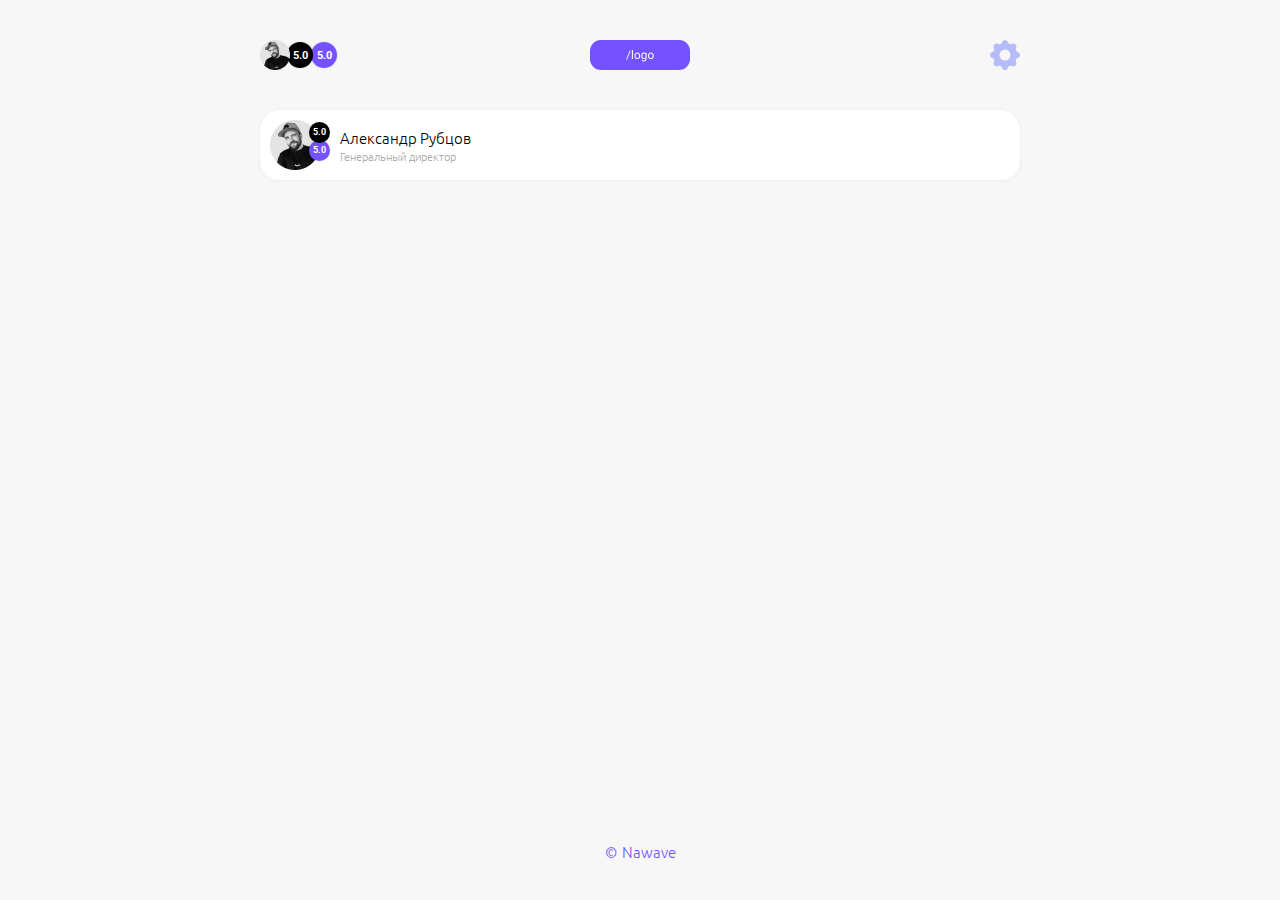
<file: index.html>
<!DOCTYPE html><html lang="ru"> <head>	<title>Главная</title>	<meta charset="UTF-8">	<meta name="format-detection" content="telephone=no">	<link rel="stylesheet" href="css/style.min.css">	<link rel="shortcut icon" href="favicon.ico">	<!-- <meta name="robots" content="noindex, nofollow"> -->	<!-- <meta name="viewport" content="width=device-width, initial-scale=1.0, maximum-scale=1.0, user-scalable=0"> -->	<meta name="viewport" content="width=device-width, initial-scale=1.0"></head><body>	<div class="wrapper">		<header class="header">	<div class="header__container _container">		<div class="header__row">			<div class="header__person person-header">				<div class="person-header__person">					<picture><source srcset="img/icons/person.webp" type="image/webp"><img src="img/icons/person.png" alt="person"></picture>				</div>				<div class="person-header__grade grade">5.0</div>				<div class="person-header__grade person-header__grade_2 grade grade_purple">5.0</div>			</div>			<div class="header__logo">				<picture><source srcset="img/icons/logo.svg" type="image/webp"><img src="img/icons/logo.svg" alt="logo"></picture>			</div>			<div class="header__settings">				<picture><source srcset="img/icons/settings.svg" type="image/webp"><img src="img/icons/settings.svg" alt="settings"></picture>			</div>		</div>	</div></header>		<main class="page">			<div class="page__container _container">				<div class="page__persons-list persons-list">					<div class="persons-list__person">						<div class="persons-list__info">							<div class="persons-list__imageandgrades">								<div class="persons-list__image">									<picture><source srcset="img/icons/person.webp" type="image/webp"><img src="img/icons/person.png" alt="person"></picture>								</div>								<div class="persons-list__grades">									<div class="persons-list__grade grade">5.0</div>									<div class="persons-list__grade persons-list__grade_2 grade grade_purple">										5.0									</div>								</div>							</div>							<div class="persons-list__content">								<div class="persons-list__name">Александр Рубцов</div>								<div class="persons-list__position persons-list__position_gray">Генеральный директор</div>							</div>						</div>					</div>				</div>			</div>		</main>		<footer class="footer">	<div class="footer__container _container">		<div class="footer__copyright">			<div class="footer__icon">©</div>			<div class="footer__text">Nawave</div>		</div>	</div></footer>	</div>	<script src="js/app.min.js"></script></body></html>
</file>
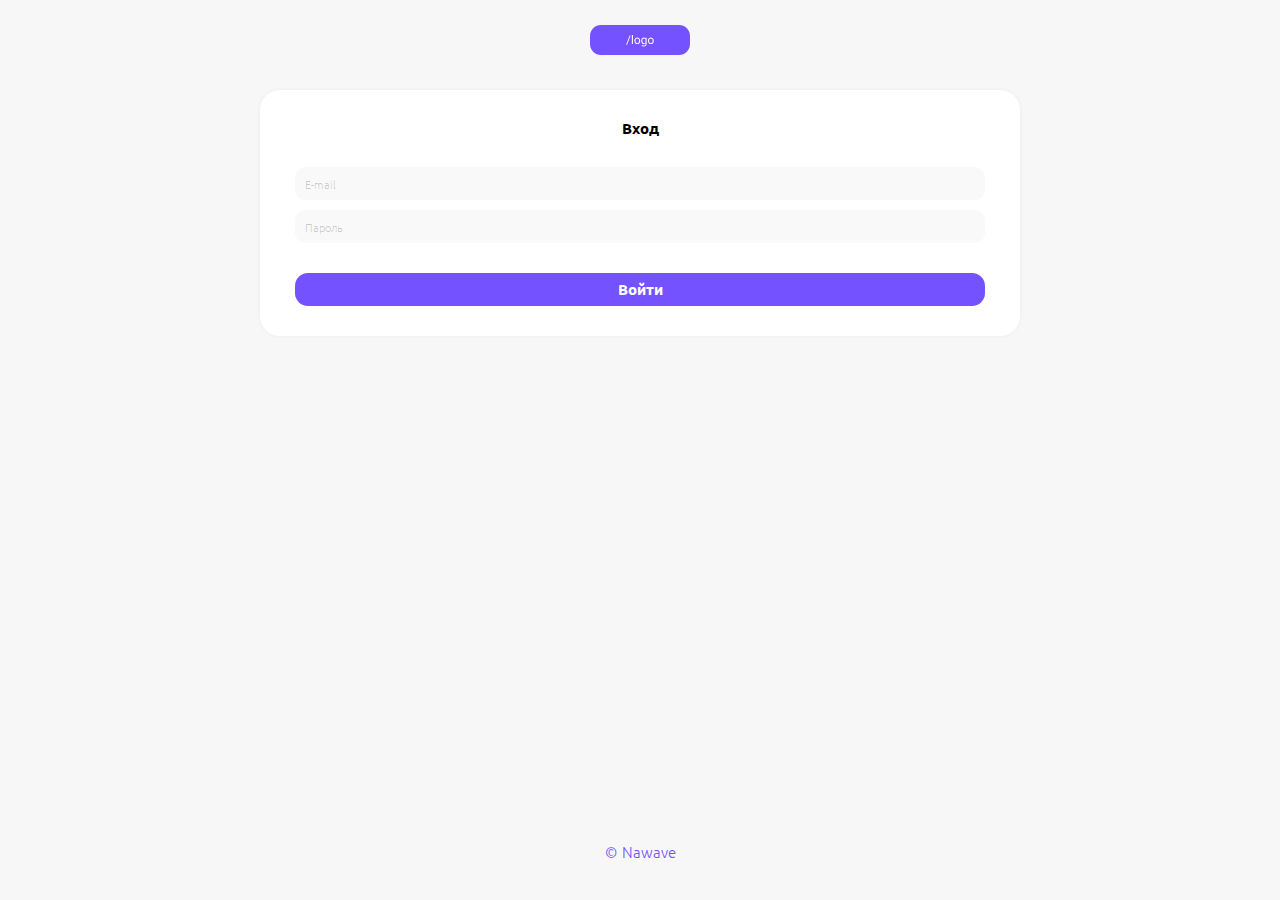
<file: login.html>
<!DOCTYPE html><html lang="ru"> <head>	<title>Вход</title>	<meta charset="UTF-8">	<meta name="format-detection" content="telephone=no">	<link rel="stylesheet" href="css/style.min.css">	<link rel="shortcut icon" href="favicon.ico">	<!-- <meta name="robots" content="noindex, nofollow"> -->	<!-- <meta name="viewport" content="width=device-width, initial-scale=1.0, maximum-scale=1.0, user-scalable=0"> -->	<meta name="viewport" content="width=device-width, initial-scale=1.0"></head><body>	<div class="wrapper">		<header class="header">			<div class="header__container _container">				<div class="header__row">					<div class="header__logo">						<picture><source srcset="img/icons/logo.svg" type="image/webp"><img src="img/icons/logo.svg" alt="logo"></picture>					</div>				</div>			</div>		</header>		<main class="page">			<div class="page__container _container">				<div class="authorization">					<div class="authorization__body">						<form action="#" class="authorization__form">							<div class="authorization__title">Вход</div>							<div class="authorization__inputs">								<div class="authorization__line">									<input type="text" class="authorization__input input" placeholder="E-mail">								</div>								<div class="authorization__line">									<input type="text" class="authorization__input input" placeholder="Пароль">								</div>							</div>							<div class="authorization__button">Войти</div>						</form>					</div>				</div>			</div>		</main>		<footer class="footer">	<div class="footer__container _container">		<div class="footer__copyright">			<div class="footer__icon">©</div>			<div class="footer__text">Nawave</div>		</div>	</div></footer>	</div>	<script src="js/app.min.js"></script></body></html>
</file>
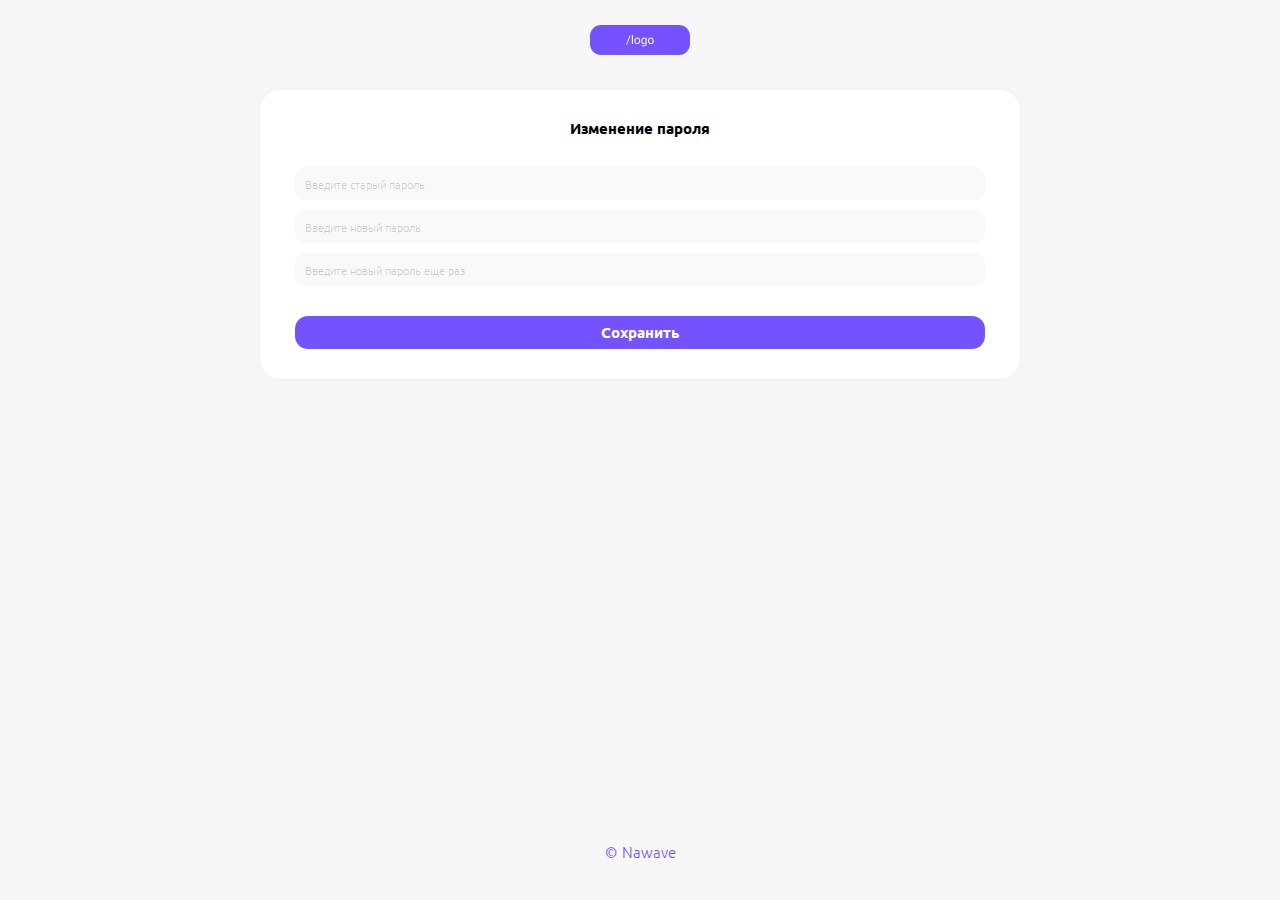
<file: password-change.html>
<!DOCTYPE html><html lang="ru"> <head>	<title>Изменения пароля</title>	<meta charset="UTF-8">	<meta name="format-detection" content="telephone=no">	<link rel="stylesheet" href="css/style.min.css">	<link rel="shortcut icon" href="favicon.ico">	<!-- <meta name="robots" content="noindex, nofollow"> -->	<!-- <meta name="viewport" content="width=device-width, initial-scale=1.0, maximum-scale=1.0, user-scalable=0"> -->	<meta name="viewport" content="width=device-width, initial-scale=1.0"></head><body>	<div class="wrapper">		<header class="header">			<div class="header__container _container">				<div class="header__row">					<div class="header__logo">						<picture><source srcset="img/icons/logo.svg" type="image/webp"><img src="img/icons/logo.svg" alt="logo"></picture>					</div>				</div>			</div>		</header>		<main class="page">			<div class="page__container _container">				<div class="authorization">					<div class="authorization__body">						<form action="#" class="authorization__form">							<div class="authorization__title">Изменение пароля</div>							<div class="authorization__inputs">								<div class="authorization__line">									<input type="text" class="authorization__input input" placeholder="Введите старый пароль">								</div>								<div class="authorization__line">									<input type="text" class="authorization__input input" placeholder="Введите новый пароль">								</div>								<div class="authorization__line">									<input type="text" class="authorization__input input"										placeholder="Введите новый пароль еще раз">								</div>							</div>							<div class="authorization__button">Сохранить</div>						</form>					</div>				</div>			</div>		</main>		<footer class="footer">	<div class="footer__container _container">		<div class="footer__copyright">			<div class="footer__icon">©</div>			<div class="footer__text">Nawave</div>		</div>	</div></footer>	</div>	<script src="js/app.min.js"></script></body></html>
</file>
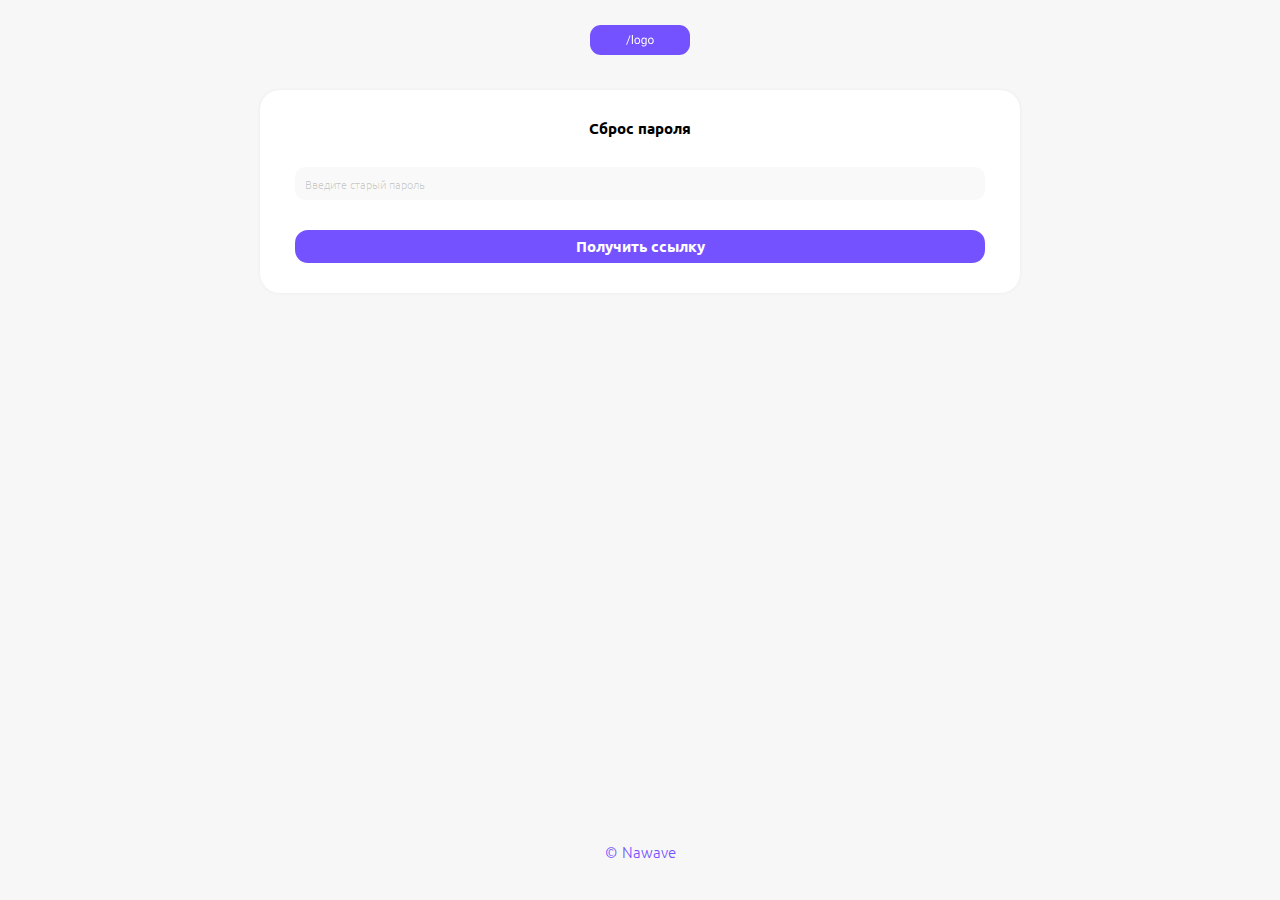
<file: password-reset-email.html>
<!DOCTYPE html><html lang="ru"> <head>	<title>Сброс пароля email</title>	<meta charset="UTF-8">	<meta name="format-detection" content="telephone=no">	<link rel="stylesheet" href="css/style.min.css">	<link rel="shortcut icon" href="favicon.ico">	<!-- <meta name="robots" content="noindex, nofollow"> -->	<!-- <meta name="viewport" content="width=device-width, initial-scale=1.0, maximum-scale=1.0, user-scalable=0"> -->	<meta name="viewport" content="width=device-width, initial-scale=1.0"></head><body>	<div class="wrapper">		<header class="header">			<div class="header__container _container">				<div class="header__row">					<div class="header__logo">						<picture><source srcset="img/icons/logo.svg" type="image/webp"><img src="img/icons/logo.svg" alt="logo"></picture>					</div>				</div>			</div>		</header>		<main class="page">			<div class="page__container _container">				<div class="authorization">					<div class="authorization__body">						<form action="#" class="authorization__form">							<div class="authorization__title">Сброс пароля</div>							<div class="authorization__inputs">								<div class="authorization__line">									<input type="text" class="authorization__input input" placeholder="Введите старый пароль">								</div>							</div>							<div class="authorization__button">Получить ссылку</div>						</form>					</div>				</div>			</div>		</main>		<footer class="footer">	<div class="footer__container _container">		<div class="footer__copyright">			<div class="footer__icon">©</div>			<div class="footer__text">Nawave</div>		</div>	</div></footer>	</div>	<script src="js/app.min.js"></script></body></html>
</file>
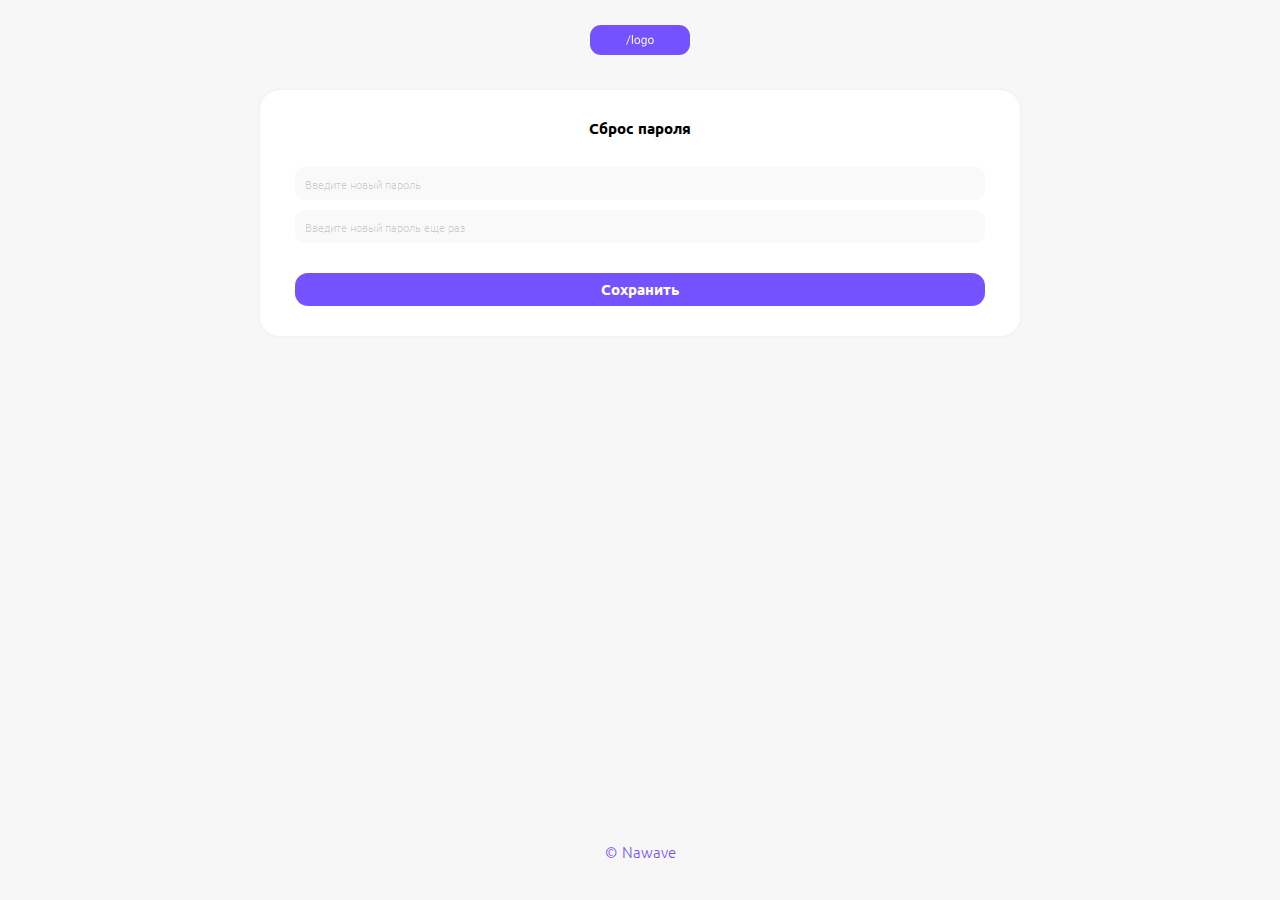
<file: password-reset.html>
<!DOCTYPE html><html lang="ru"> <head>	<title>Сброс пароля</title>	<meta charset="UTF-8">	<meta name="format-detection" content="telephone=no">	<link rel="stylesheet" href="css/style.min.css">	<link rel="shortcut icon" href="favicon.ico">	<!-- <meta name="robots" content="noindex, nofollow"> -->	<!-- <meta name="viewport" content="width=device-width, initial-scale=1.0, maximum-scale=1.0, user-scalable=0"> -->	<meta name="viewport" content="width=device-width, initial-scale=1.0"></head><body>	<div class="wrapper">		<header class="header">			<div class="header__container _container">				<div class="header__row">					<div class="header__logo">						<picture><source srcset="img/icons/logo.svg" type="image/webp"><img src="img/icons/logo.svg" alt="logo"></picture>					</div>				</div>			</div>		</header>		<main class="page">			<div class="page__container _container">				<div class="authorization">					<div class="authorization__body">						<form action="#" class="authorization__form">							<div class="authorization__title">Сброс пароля</div>							<div class="authorization__inputs">								<div class="authorization__line">									<input type="text" class="authorization__input input" placeholder="Введите новый пароль">								</div>								<div class="authorization__line">									<input type="text" class="authorization__input input"										placeholder="Введите новый пароль еще раз">								</div>							</div>							<div class="authorization__button">Сохранить</div>						</form>					</div>				</div>			</div>		</main>		<footer class="footer">	<div class="footer__container _container">		<div class="footer__copyright">			<div class="footer__icon">©</div>			<div class="footer__text">Nawave</div>		</div>	</div></footer>	</div>	<script src="js/app.min.js"></script></body></html>
</file>
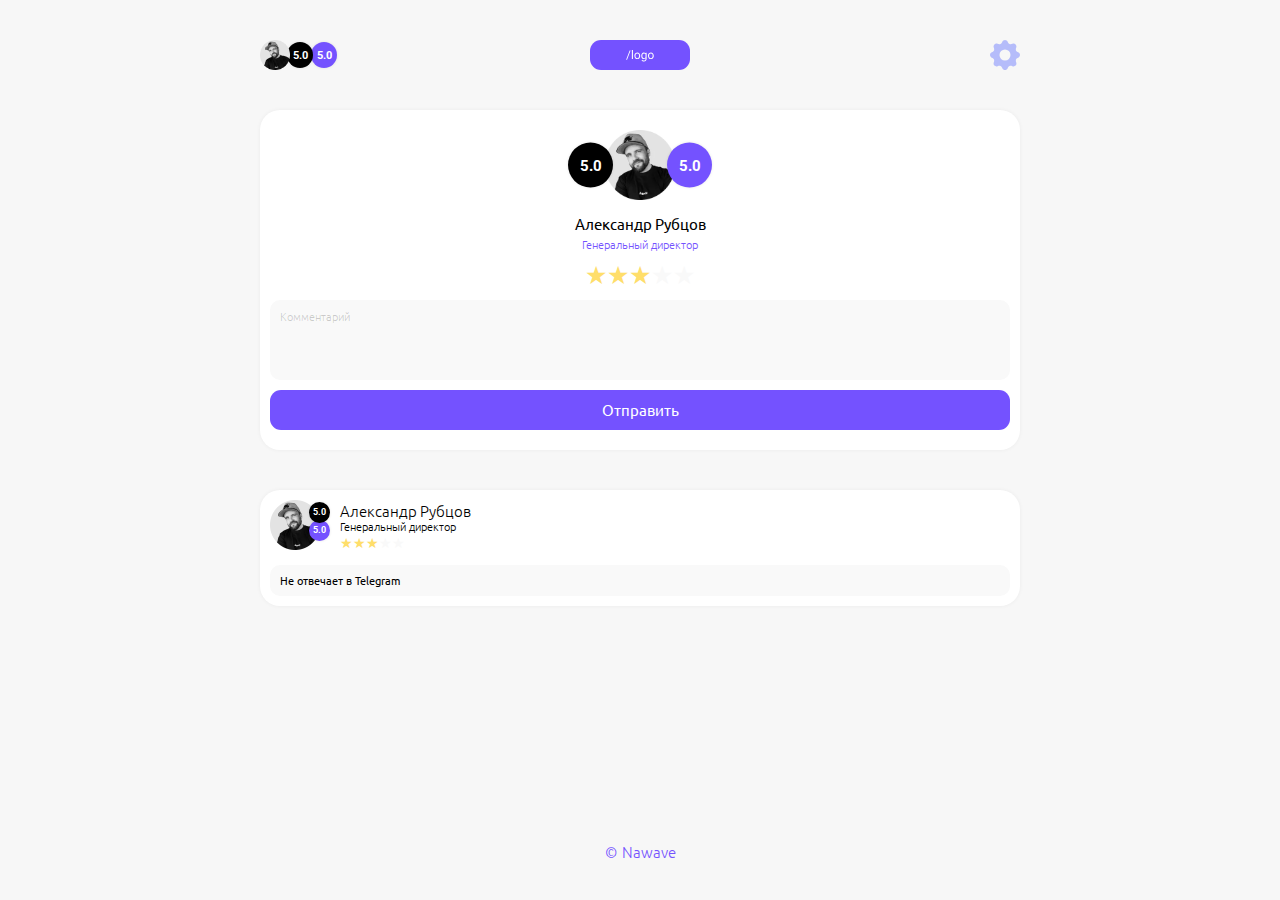
<file: person-check.html>
<!DOCTYPE html><html lang="ru"> <head>	<title>Оценка пользователя</title>	<meta charset="UTF-8">	<meta name="format-detection" content="telephone=no">	<link rel="stylesheet" href="css/style.min.css">	<link rel="shortcut icon" href="favicon.ico">	<!-- <meta name="robots" content="noindex, nofollow"> -->	<!-- <meta name="viewport" content="width=device-width, initial-scale=1.0, maximum-scale=1.0, user-scalable=0"> -->	<meta name="viewport" content="width=device-width, initial-scale=1.0"></head><body>	<div class="wrapper">		<header class="header">			<div class="header__container _container">				<div class="header__row">					<div class="header__person person-header">						<div class="person-header__person">							<picture><source srcset="img/icons/person.webp" type="image/webp"><img src="img/icons/person.png" alt="person"></picture>						</div>						<div class="person-header__grade grade">5.0</div>						<div class="person-header__grade person-header__grade_2 grade grade_purple">5.0</div>					</div>					<div class="header__logo">						<picture><source srcset="img/icons/logo.svg" type="image/webp"><img src="img/icons/logo.svg" alt="logo"></picture>					</div>					<div class="header__settings">						<picture><source srcset="img/icons/settings.svg" type="image/webp"><img src="img/icons/settings.svg" alt="settings"></picture>					</div>				</div>			</div>		</header>		<main class="page">			<div class="page__container _container">				<div class="person person__main person-main">					<div class="person-main__info ">						<div class="person-main__imageandgrades">							<div class="person-main__image">								<picture><source srcset="img/icons/person.webp" type="image/webp"><img src="img/icons/person.png" alt="person"></picture>							</div>							<div class="person-main__grades">								<div class="person-main__grade grade">5.0</div>								<div class="person-main__grade grade grade_purple">									5.0								</div>							</div>						</div>						<div class="person-main__content">							<div class="person-main__name">Александр Рубцов</div>							<div class="person-main__position person__position_gray">Генеральный директор</div>						</div>					</div>					<div class="person-main__review review-person-main">						<div class="review-person-main__rating rating rating_set">							<div class="rating__body">								<div class="rating__active"></div>								<div class="rating__items">									<input type="radio" class="rating__item" value="1" name="rating">									<input type="radio" class="rating__item" value="2" name="rating">									<input type="radio" class="rating__item" value="3" name="rating">									<input type="radio" class="rating__item" value="4" name="rating">									<input type="radio" class="rating__item" value="5" name="rating">								</div>							</div>							<div class="rating__value">3</div>						</div>						<textarea class="review-person-main__text" placeholder="Комментарий"></textarea>						<button class="review-person-main__button">Отправить</button>					</div>				</div>				<div class="page__persons-list persons-list">					<div class="persons-list__person">						<div class="persons-list__info person-main__info_margin">							<div class="persons-list__imageandgrades">								<div class="persons-list__image">									<picture><source srcset="img/icons/person.webp" type="image/webp"><img src="img/icons/person.png" alt="person"></picture>								</div>								<div class="persons-list__grades">									<div class="persons-list__grade grade">5.0</div>									<div class="persons-list__grade persons-list__grade_2 grade grade_purple">										5.0									</div>								</div>							</div>							<div class="persons-list__content">								<div class="persons-list__name persons-list__name_2">Александр Рубцов</div>								<div class="persons-list__position persons-list__position_2">Генеральный директор</div>								<div class="persons-list__rating rating">									<div class="rating__body">										<div class="rating__active"></div>										<div class="rating__items">											<input type="radio" class="rating__item" value="1" name="rating">											<input type="radio" class="rating__item" value="2" name="rating">											<input type="radio" class="rating__item" value="3" name="rating">											<input type="radio" class="rating__item" value="4" name="rating">											<input type="radio" class="rating__item" value="5" name="rating">										</div>									</div>									<div class="rating__value">3</div>								</div>							</div>						</div>						<div class="persons-list__text">							Не отвечает в Telegram						</div>					</div>				</div>			</div>		</main>		<footer class="footer">	<div class="footer__container _container">		<div class="footer__copyright">			<div class="footer__icon">©</div>			<div class="footer__text">Nawave</div>		</div>	</div></footer>	</div>	<script src="js/app.min.js"></script></body></html>
</file>
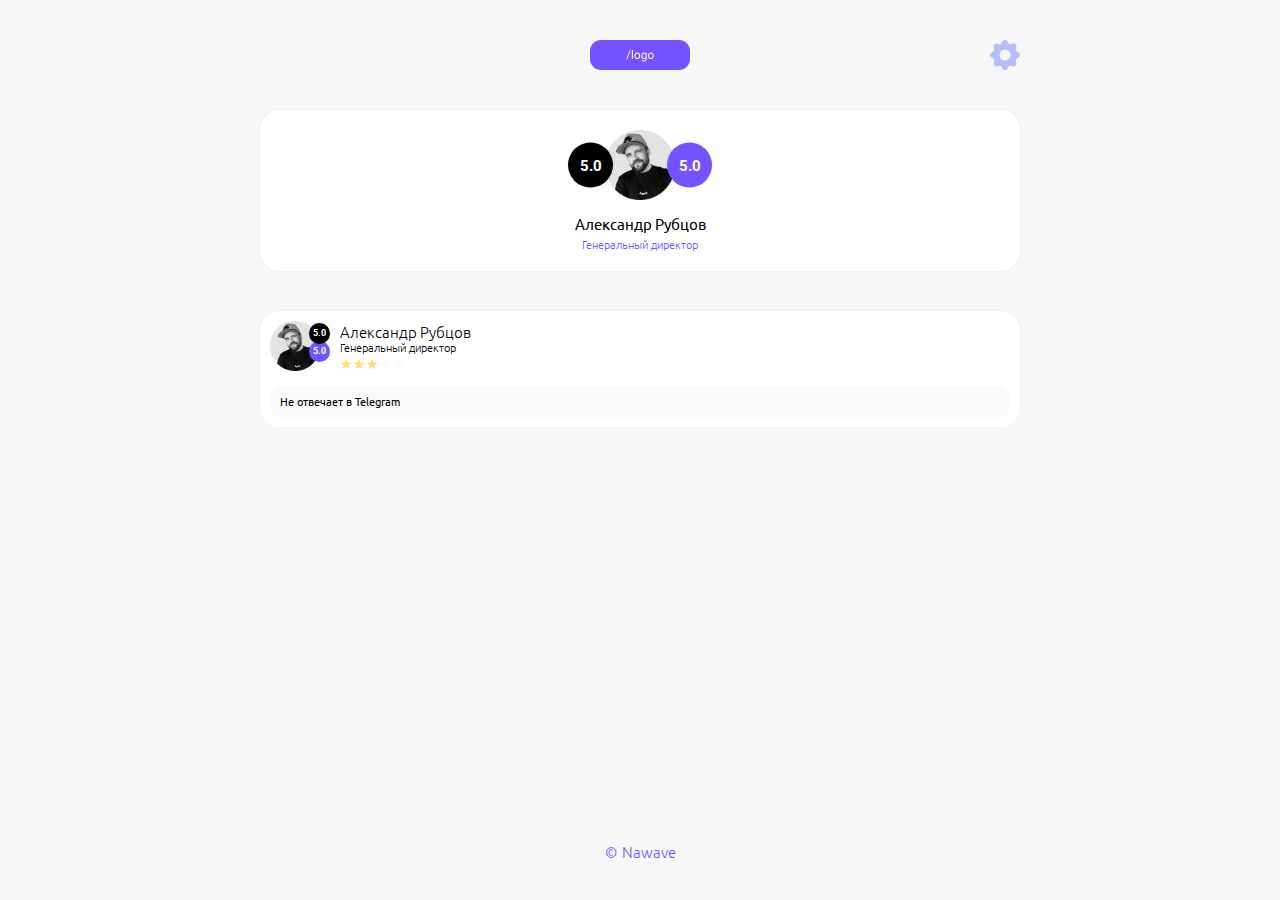
<file: person.html>
<!DOCTYPE html><html lang="ru"> <head>	<title>Персон</title>	<meta charset="UTF-8">	<meta name="format-detection" content="telephone=no">	<link rel="stylesheet" href="css/style.min.css">	<link rel="shortcut icon" href="favicon.ico">	<!-- <meta name="robots" content="noindex, nofollow"> -->	<!-- <meta name="viewport" content="width=device-width, initial-scale=1.0, maximum-scale=1.0, user-scalable=0"> -->	<meta name="viewport" content="width=device-width, initial-scale=1.0"></head><body>	<div class="wrapper">		<header class="header">			<div class="header__container _container">				<div class="header__row">					<div class="header__logo">						<picture><source srcset="img/icons/logo.svg" type="image/webp"><img src="img/icons/logo.svg" alt="logo"></picture>					</div>					<div class="header__settings">						<picture><source srcset="img/icons/settings.svg" type="image/webp"><img src="img/icons/settings.svg" alt="settings"></picture>					</div>				</div>			</div>		</header>		<main class="page">			<div class="page__container _container">				<div class="person person__main person-main">					<div class="person-main__info ">						<div class="person-main__imageandgrades">							<div class="person-main__image">								<picture><source srcset="img/icons/person.webp" type="image/webp"><img src="img/icons/person.png" alt="person"></picture>							</div>							<div class="person-main__grades">								<div class="person-main__grade grade">5.0</div>								<div class="person-main__grade grade grade_purple">									5.0								</div>							</div>						</div>						<div class="person-main__content">							<div class="person-main__name">Александр Рубцов</div>							<div class="person-main__position person__position_gray">Генеральный директор</div>						</div>					</div>				</div>				<div class="page__persons-list persons-list">					<div class="persons-list__person">						<div class="persons-list__info person-main__info_margin">							<div class="persons-list__imageandgrades">								<div class="persons-list__image">									<picture><source srcset="img/icons/person.webp" type="image/webp"><img src="img/icons/person.png" alt="person"></picture>								</div>								<div class="persons-list__grades">									<div class="persons-list__grade grade">5.0</div>									<div class="persons-list__grade persons-list__grade_2 grade grade_purple">										5.0									</div>								</div>							</div>							<div class="persons-list__content">								<div class="persons-list__name persons-list__name_2">Александр Рубцов</div>								<div class="persons-list__position persons-list__position_2">Генеральный директор</div>								<div class="persons-list__rating rating">									<div class="rating__body">										<div class="rating__active"></div>										<div class="rating__items">											<input type="radio" class="rating__item" value="1" name="rating">											<input type="radio" class="rating__item" value="2" name="rating">											<input type="radio" class="rating__item" value="3" name="rating">											<input type="radio" class="rating__item" value="4" name="rating">											<input type="radio" class="rating__item" value="5" name="rating">										</div>									</div>									<div class="rating__value">3</div>								</div>							</div>						</div>						<div class="persons-list__text">							Не отвечает в Telegram						</div>					</div>				</div>			</div>		</main>		<footer class="footer">	<div class="footer__container _container">		<div class="footer__copyright">			<div class="footer__icon">©</div>			<div class="footer__text">Nawave</div>		</div>	</div></footer>	</div>	<script src="js/app.min.js"></script></body></html>
</file>
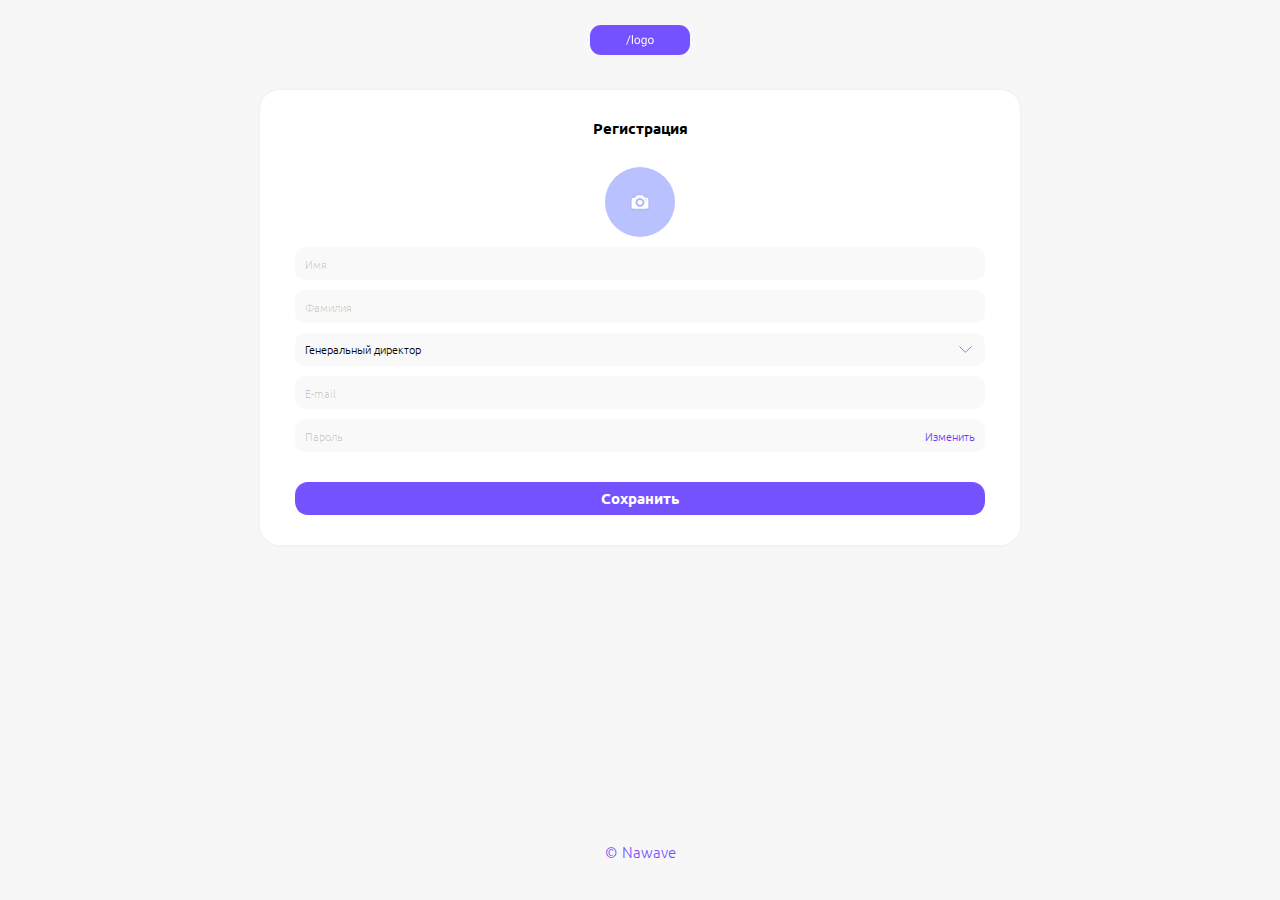
<file: registration.html>
<!DOCTYPE html><html lang="ru"> <head>	<title>Регистрация</title>	<meta charset="UTF-8">	<meta name="format-detection" content="telephone=no">	<link rel="stylesheet" href="css/style.min.css">	<link rel="shortcut icon" href="favicon.ico">	<!-- <meta name="robots" content="noindex, nofollow"> -->	<!-- <meta name="viewport" content="width=device-width, initial-scale=1.0, maximum-scale=1.0, user-scalable=0"> -->	<meta name="viewport" content="width=device-width, initial-scale=1.0"></head><body>	<div class="wrapper">		<header class="header">			<div class="header__container _container">				<div class="header__row">					<div class="header__logo">						<picture><source srcset="img/icons/logo.svg" type="image/webp"><img src="img/icons/logo.svg" alt="logo"></picture>					</div>				</div>			</div>		</header>		<main class="page">			<div class="page__container _container">				<div class="authorization">					<div class="authorization__body">						<form action="#" class="authorization__form">							<div class="authorization__title">Регистрация</div>							<div class="authorization__inputs">								<div class="authorization__line">									<input type="file" accept=".jpg, .png, .svg, .gif, .webp" class="authorization__input_file">									<div class="authorization__file"></div>								</div>								<div class="authorization__line">									<input type="text" class="authorization__input input" placeholder="Имя">								</div>								<div class="authorization__line">									<input type="text" class="authorization__input input" placeholder="Фамилия">								</div>								<div class="authorization__line_select authorization__line">									<select name="form" class="authorization__select">										<option value="1" selected="selected">Генеральный директор</option>										<option value="2">Дизайнер</option>										<option value="3">Web-дизайнер</option>										<option value="4">Программист</option>									</select>								</div>								<div class="authorization__line">									<input type="text" class="authorization__input input" placeholder="E-mail">								</div>								<div class="authorization__line authorization__line_password">									<input type="password" class="authorization__input input" placeholder="Пароль">									<div class="authorization__change-password">Изменить</div>								</div>							</div>							<div class="authorization__button">Сохранить</div>						</form>					</div>				</div>			</div>		</main>		<footer class="footer">	<div class="footer__container _container">		<div class="footer__copyright">			<div class="footer__icon">©</div>			<div class="footer__text">Nawave</div>		</div>	</div></footer>	</div>	<script src="js/app.min.js"></script></body></html>
</file>
<file: css/style.min.css>
@charset "UTF-8";@import url(https://fonts.googleapis.com/css?family=Roboto:100,100italic,300,300italic,regular,italic,500,500italic,700,700italic,900,900italic&display=swap&subset=cyrillic-ext);@import url(https://fonts.googleapis.com/css?family=Ubuntu:300,300italic,regular,italic,500,500italic,700,700italic&display=swap&subset=cyrillic-ext);*{padding:0;margin:0;border:0}*,:after,:before{-webkit-box-sizing:border-box;box-sizing:border-box}aside,footer,header,nav,section{display:block}html{font-size:11px}body,html{height:100%;min-width:320px}body{line-height:1;font-family:Ubuntu;-ms-text-size-adjust:100%;-moz-text-size-adjust:100%;-webkit-text-size-adjust:100%}button,input,textarea{font-family:Ubuntu;font-size:inherit}input::-ms-clear{display:none}button{cursor:pointer;background-color:inherit}button::-moz-focus-inner{padding:0;border:0}a,a:visited{text-decoration:none}a:hover{text-decoration:none}ul li{list-style:none}img{vertical-align:top}h1,h2,h3,h4,h5,h6{font-weight:inherit;font-size:inherit}body{color:#000}body._lock{overflow:hidden}.wrapper{width:100%;min-height:100%;overflow:hidden;display:-webkit-box;display:-ms-flexbox;display:flex;background-color:#f7f7f7;padding:40px 0;-webkit-box-orient:vertical;-webkit-box-direction:normal;-ms-flex-direction:column;flex-direction:column}._container{max-width:800px;padding:0 20px;margin:0 auto}input[type=email],input[type=password],input[type=tel],input[type=text],textarea{-webkit-appearance:none;-moz-appearance:none;appearance:none}input[type=email]:focus,input[type=password]:focus,input[type=tel]:focus,input[type=text]:focus,textarea:focus{outline:0}.input{width:100%;height:33px;padding:10px;background:#f9f9f9;border-radius:10px;font-weight:300;font-size:11px;line-height:13px;color:#000}.input::-webkit-input-placeholder{color:rgba(0,0,0,.2)}.input::-moz-placeholder{color:rgba(0,0,0,.2)}.input:-ms-input-placeholder{color:rgba(0,0,0,.2)}.input::-ms-input-placeholder{color:rgba(0,0,0,.2)}.input::placeholder{color:rgba(0,0,0,.2)}textarea.input{resize:none}.rating{display:-webkit-box;display:-ms-flexbox;display:flex;-webkit-box-align:end;-ms-flex-align:end;align-items:flex-end;font-size:40px;line-height:.75;-webkit-transition:opacity .3s ease 0s;-o-transition:opacity .3s ease 0s;transition:opacity .3s ease 0s}.rating.rating_sending{opacity:.2}.rating.rating_set .rating__active,.rating.rating_set .rating__item{cursor:pointer}.rating__body{position:relative}.rating__body::before{content:"★★★★★";display:block;color:#f9f9f9}.rating__active{position:absolute;width:0%;height:100%;top:0;left:0;overflow:hidden}.rating__active::before{content:"★★★★★";position:absolute;width:100%;height:100%;top:0;left:0;color:#ffde6a}.rating__items{display:-webkit-box;display:-ms-flexbox;display:flex;position:absolute;width:100%;height:100%;top:0;left:0}.rating__item{-webkit-box-flex:0;-ms-flex:0 0 20%;flex:0 0 20%;height:100%;opacity:0}.rating__value{font-size:50%;line-height:1;padding:0 0 0 10px;display:none}.header__row{display:-webkit-box;display:-ms-flexbox;display:flex;-webkit-box-pack:justify;-ms-flex-pack:justify;justify-content:space-between;-webkit-box-align:center;-ms-flex-align:center;align-items:center;position:relative}.header__logo{position:absolute;left:50%;-webkit-transform:translate(-50%,0);-ms-transform:translate(-50%,0);transform:translate(-50%,0)}.header__settings{-webkit-box-flex:1;-ms-flex:1 1 auto;flex:1 1 auto;text-align:right;cursor:pointer}.person-header{display:-webkit-box;display:-ms-flexbox;display:flex;-webkit-box-align:center;-ms-flex-align:center;align-items:center}.person-header__person{height:30px;width:30px;position:relative;z-index:5}.person-header__person img{width:100%}.person-header__grade{position:relative;z-index:4;font-size:11px;line-height:13px;width:26px;height:26px;-webkit-transform:translate(-3px,0);-ms-transform:translate(-3px,0);transform:translate(-3px,0)}.person-header__grade_2{z-index:3;-webkit-transform:translate(-5px,0);-ms-transform:translate(-5px,0);transform:translate(-5px,0)}.footer{margin:40px 0 0 0}.footer__copyright{display:-webkit-box;display:-ms-flexbox;display:flex;-webkit-box-pack:center;-ms-flex-pack:center;justify-content:center;font-size:15px;line-height:17px;color:#7452ff;font-weight:300}.footer__icon{margin:0 5px 0 0}.grade,.roboto{font-family:Roboto}.grade{background:#000;-webkit-box-shadow:0 0 3px rgba(0,0,0,.1);box-shadow:0 0 3px rgba(0,0,0,.1);border-radius:50%;font-weight:700;color:#fff;display:-webkit-inline-box;display:-ms-inline-flexbox;display:inline-flex;-webkit-box-align:center;-ms-flex-align:center;align-items:center;-webkit-box-pack:center;-ms-flex-pack:center;justify-content:center}.grade_purple{background:#7452ff}.persons-list{margin:40px 0 0 0}.persons-list__person{background:#fff;-webkit-box-shadow:0 0 4px rgba(0,0,0,.05);box-shadow:0 0 4px rgba(0,0,0,.05);border-radius:20px;padding:10px}.persons-list__info{display:-webkit-box;display:-ms-flexbox;display:flex;-webkit-box-align:center;-ms-flex-align:center;align-items:center}.persons-list__rating{font-size:14px}.persons-list__imageandgrades{position:relative}.persons-list__image{width:50px;margin:0 20px 0 0}.persons-list__image img{width:100%}.persons-list__grades{position:absolute;top:2px;right:10px}.persons-list__grade{width:21px;height:21px;font-size:9px;line-height:11px;display:-webkit-box;display:-ms-flexbox;display:flex;position:relative;z-index:3}.persons-list__grade_2{z-index:2;-webkit-transform:translate(0,-3px);-ms-transform:translate(0,-3px);transform:translate(0,-3px)}.persons-list__content{font-weight:300}.persons-list__name{font-size:15px;line-height:17px;margin:0 0 5px 0}.persons-list__name_2{margin:0 0 2px 0}.persons-list__position_2{margin:0 0 5px 0}.persons-list__position_gray{color:#aaa}.persons-list__text{background:#f9f9f9;border-radius:10px;padding:10px}.person-main__info_margin{margin:0 0 15px 0}.person-main{margin:40px 0 0 0;background:#fff;-webkit-box-shadow:0 0 4px rgba(0,0,0,.05);box-shadow:0 0 4px rgba(0,0,0,.05);padding:20px 10px;border-radius:20px}.person-main__imageandgrades{display:-webkit-box;display:-ms-flexbox;display:flex;-webkit-box-pack:center;-ms-flex-pack:center;justify-content:center;margin:0 0 15px 0;position:relative}.person-main__image{width:70px}.person-main__image img{width:100%}.person-main__grades{position:absolute;top:50%;-webkit-transform:translate(0,-50%);-ms-transform:translate(0,-50%);transform:translate(0,-50%);width:144px;display:-webkit-box;display:-ms-flexbox;display:flex;-webkit-box-align:center;-ms-flex-align:center;align-items:center;-webkit-box-pack:justify;-ms-flex-pack:justify;justify-content:space-between}.person-main__grade{width:45px;height:45px;font-size:15px;line-height:18px}.person-main__content{text-align:center}.person-main__name{font-size:15px;line-height:17px;margin:0 0 6px 0}.person-main__position{font-weight:300;font-size:11px;line-height:13px;color:#7452ff}.review-person-main{display:-webkit-box;display:-ms-flexbox;display:flex;-webkit-box-orient:vertical;-webkit-box-direction:normal;-ms-flex-direction:column;flex-direction:column;-webkit-box-align:center;-ms-flex-align:center;align-items:center;margin:15px 0 0 0}.review-person-main__rating{font-size:25px;margin:0 0 15px 0}.review-person-main__text{margin:0 0 10px 0;background:#f9f9f9;border-radius:10px;resize:none;width:100%;padding:10px;font-weight:300;font-size:11px;line-height:13px;color:#000;height:80px}.review-person-main__text::-webkit-input-placeholder{color:rgba(0,0,0,.2)}.review-person-main__text::-moz-placeholder{color:rgba(0,0,0,.2)}.review-person-main__text:-ms-input-placeholder{color:rgba(0,0,0,.2)}.review-person-main__text::-ms-input-placeholder{color:rgba(0,0,0,.2)}.review-person-main__text::placeholder{color:rgba(0,0,0,.2)}.review-person-main__button{height:40px;border-radius:11px;background-color:#7452ff;font-weight:400;font-size:15px;line-height:17px;width:100%;color:#fff}.authorization{padding:50px 0 0 0}.authorization__form{background:#fff;-webkit-box-shadow:0 0 4px rgba(0,0,0,.05);box-shadow:0 0 4px rgba(0,0,0,.05);border-radius:20px;padding:30px 35px}.authorization__file{width:70px;height:70px;background:rgba(82,99,255,.4);border-radius:50%;display:-webkit-box;display:-ms-flexbox;display:flex;-webkit-box-align:center;-ms-flex-align:center;align-items:center;-webkit-box-pack:center;-ms-flex-pack:center;justify-content:center;position:relative;margin:0 auto;pointer-events:none}.authorization__file img{width:100%}.authorization__file::before{position:absolute;content:"";background:url(../img/icons/camera.svg) center/cover no-repeat;width:20px;height:20px}.authorization__title{text-align:center;margin:0 0 30px 0;font-weight:700;font-size:15px;line-height:17px}.authorization__line{position:relative}.authorization__line_select{display:-webkit-box;display:-ms-flexbox;display:flex;-webkit-box-pack:end;-ms-flex-pack:end;justify-content:flex-end;-webkit-box-align:center;-ms-flex-align:center;align-items:center}.authorization__line_select::before{content:"";background:url(../../img/icons/arrow.svg) 0 0/contain no-repeat;position:absolute;right:10px;-webkit-box-flex:0;-ms-flex:0 0 16px;flex:0 0 16px;width:16px;height:7px}.authorization__line:not(:last-child){margin:0 0 10px 0}.authorization__change-password{position:absolute;top:50%;right:10px;-webkit-transform:translate(0,-50%);-ms-transform:translate(0,-50%);transform:translate(0,-50%);color:#6b3af7;font-weight:300;font-size:11px;line-height:13px}.authorization__inputs{margin:0 0 30px 0}.authorization__input_file{position:absolute;top:0;left:0;width:100%;height:100%;opacity:0;font-size:0;cursor:pointer}.authorization__select{width:100%;background:#f9f9f9;border-radius:10px;padding:10px;font-family:Ubuntu;font-weight:300;font-size:11px;line-height:13px;-webkit-appearance:none;-moz-appearance:none;appearance:none;outline:0}.authorization__button{background:#7452ff;display:-webkit-box;display:-ms-flexbox;display:flex;-webkit-box-align:center;-ms-flex-align:center;align-items:center;color:#fff;-webkit-box-pack:center;-ms-flex-pack:center;justify-content:center;font-weight:700;font-size:15px;line-height:17px;height:33px;border-radius:13px}.page{-webkit-box-flex:1;-ms-flex:1 1 auto;flex:1 1 auto}
</file>
